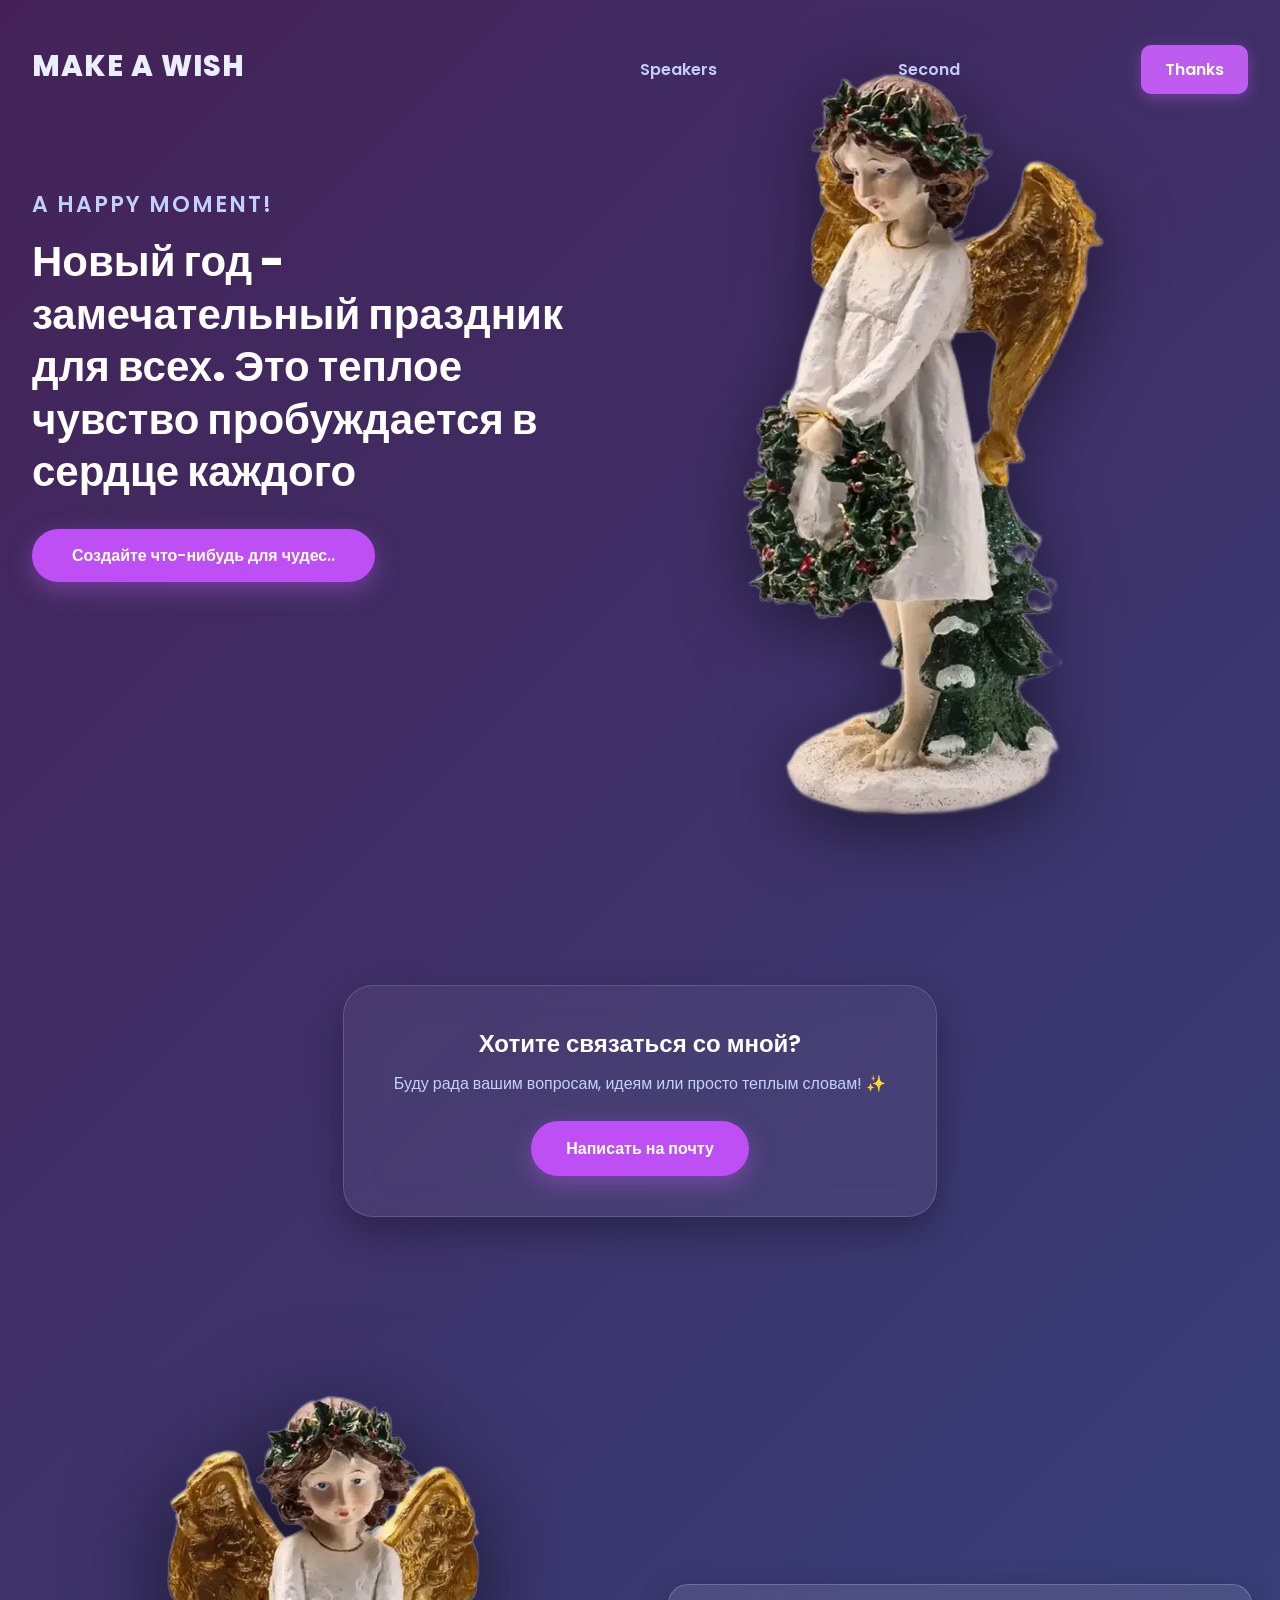
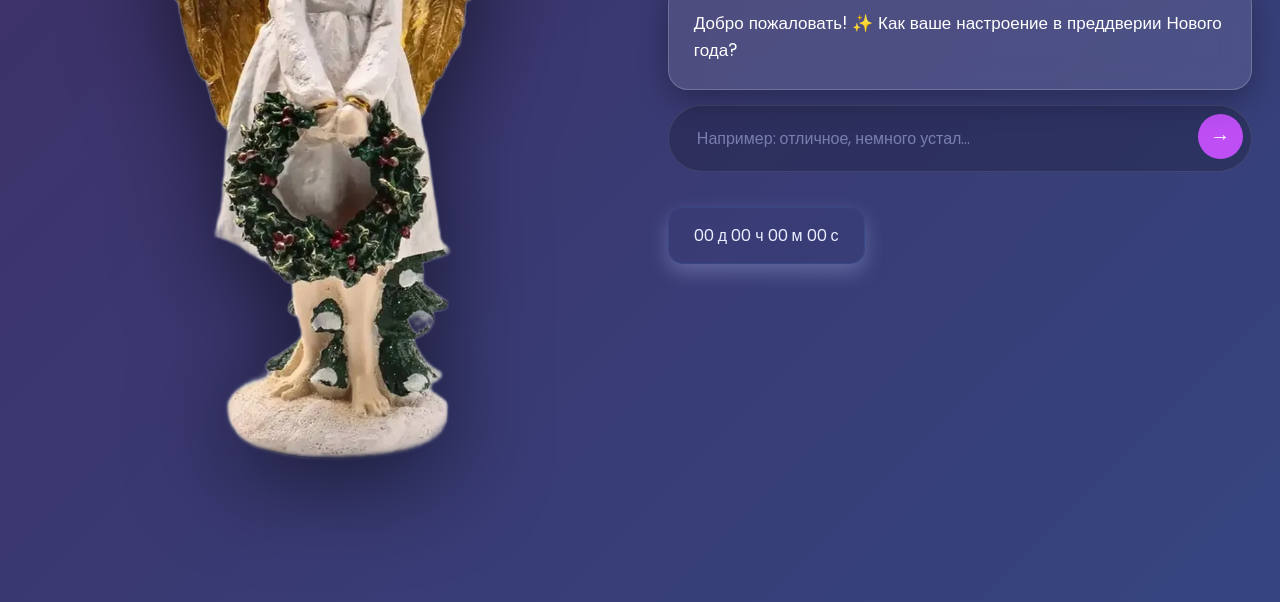
<file: index.html>
<!DOCTYPE html>
<html lang="en">

<head>
    <meta charset="UTF-8">
    <meta name="viewport" content="width=device-width, initial-scale=1.0">
    <title>Be Happyyy</title>
    <link rel="icon" type="image/png" href="favicon.png">
    <link rel="stylesheet" href="css/style.css">
</head>

<body>
    <div class="wrapper">
        <!-- ШАПКА -->
        <header class="container">
            <span class="logo">Make a wish</span>
            <nav class="nav" id="nav">
                <ul>
                    <li class="active"><a href="#dialog">Speakers</a></li>

                    <li class="active" id="startTimerBtn">
                        <a href="#newyear">Second</a>
                    </li>

                    <li class="btn">
                        <a href="#" class="tooltip">
                            Thanks
                            <span class="tooltip-text">Для вас старалась Вероника! Желаю волшебного Нового года!
                                ✨</span>
                        </a>
                    </li>
                </ul>
                <span class="underline"></span>
            </nav>
        </header>

        <!-- HERO (ВЕРХНИЙ БЛОК) -->
        <div class="hero container">
            <div class="hero--info">
                <h2>A happy moment!</h2>
                <h1>Новый год - замечательный праздник для всех. Это теплое чувство пробуждается в сердце каждого
                </h1>
                <a href="#dialog" class="btn" style="display: inline-block;">Создайте что-нибудь для чудес..</a>
            </div>
            <div class="hero-image">
                <img src="img/left.png" alt="Angel">
            </div>
        </div>
                         <!-- БЛОК С ПОЧТОЙ -->
                         <div class="contact-section container">
                             <div class="contact-box">
                                 <h3>Хотите связаться со мной?</h3>
                                 <p>Буду рада вашим вопросам, идеям или просто теплым словам! ✨</p>
                                 <a href="mailto:mfeechkova@gmail.com" class="contact-btn">Написать на почту</a>
                            </div>
                        </div>
        <!-- ДИАЛОГ (НИЖНИЙ БЛОК) -->
        <section class="container dialog-section" id="dialog">
            <div class="dialog-scene">
                <div class="girl-image">
                    <img src="img/orig.png" alt="Девушка">
                </div>

                <!-- Диалог справа -->
                <div class="dialogue-zone">
                    <!-- Облачко с текстом -->
                    <div class="speech-bubble" id="speechBubble">
                        <p id="botText">Добро пожаловать! ✨ Как ваше настроение в преддверии Нового года?</p>
                    </div>

                    <!-- Поле ввода -->
                    <div class="input-area" id="inputArea">
                        <input type="text" id="userInput" placeholder="Например: отличное, немного устал..."
                            autocomplete="off">
                        <button class="btn send-btn" id="sendBtn">→</button>
                    </div>
                    <div class="sec" id="newyear">
                        <span id="days">00</span> д
                        <span id="hours">00</span> ч
                        <span id="minutes">00</span> м
                        <span id="seconds">00</span> с
                    </div>
                    <!-- Сброс -->
                    <div class="restart-area" id="restartArea" style="display:none;">
                        <button class="btn restart-btn" id="restartBtn">Пройти заново</button>
                    </div>
                    <!--Снег-->
                    <div class="snowflakes" aria-hidden="true">
                        <div class="snowflake">❅</div>
                        <div class="snowflake">❆</div>
                        <div class="snowflake">❄</div>
                        <div class="snowflake">❅</div>
                        <div class="snowflake">❆</div>
                        <div class="snowflake">❄</div>
                        <div class="snowflake">❅</div>
                        <div class="snowflake">❆</div>
                        <div class="snowflake">❄</div>
                        <div class="snowflake">❅</div>
                        <div class="snowflake">❆</div>
                        <div class="snowflake">❄</div>
                        <div class="snowflake">❅</div>
                        <div class="snowflake">❆</div>
                        <div class="snowflake">❄</div>
                        <div class="snowflake">❅</div>
                        <div class="snowflake">❆</div>
                        <div class="snowflake">❄</div>
                        <div class="snowflake">❅</div>
                        <div class="snowflake">❆</div>
                        <div class="snowflake">❄</div>
                        <div class="snowflake">❅</div>
                        <div class="snowflake">❆</div>
                        <div class="snowflake">❄</div>
                        <div class="snowflake">❆</div>
                        <div class="snowflake">❄</div>
                        <div class="snowflake">❄</div>
                        <div class="snowflake">❆</div>
                        <div class="snowflake">❄</div>
                        <div class="snowflake">❆</div>
                        <div class="snowflake">❄</div>
                        <div class="snowflake">❆</div>
                        <div class="snowflake">❄</div>
                        <div class="snowflake">❆</div>
                        <div class="snowflake">❄</div>
                        <div class="snowflake">❆</div>
                        <div class="snowflake">❄</div>
                    </div>
                </div>

            </div>
        </section>

    </div>

    <script src="js/script.js"></script>
</body>

</html>
</file>
<file: css/style.css>
@import url('https://fonts.googleapis.com/css2?family=Poppins:wght@400;600;800&display=swap');

* {
    margin: 0;
    padding: 0;
    box-sizing: border-box;
}

html {
    scroll-behavior: smooth;
}

body {
    font-family: "Poppins", sans-serif;
    font-weight: 400;
    color: rgb(234, 238, 255);
    font-size: 16px;
    background: rgb(68, 34, 87);
}

a { text-decoration: none; }
img { max-width: 100%; display: block; }

.wrapper {
    background: linear-gradient(135deg, rgb(68, 34, 87) 0%, rgb(53, 69, 128) 100%);
    width: 100%;
    min-height: 100vh;
    overflow-x: hidden;
}
.container {
    width: min(1400px, 95%);
    margin-inline: auto;
}

/*ШАПКА*/
header {
    padding: 45px 0 20px;
    position: relative;
    z-index: 100;
}

header .logo {
    text-transform: uppercase;
    font-size: 29px;
    font-weight: 800;
    letter-spacing: 1px;
}

header nav {
    float: right;
    width: 50%;
    position: relative;
}

header nav ul {
    list-style-type: none;
    display: flex;
    justify-content: space-between;
    align-items: center;
}

header nav ul li a {
    color: rgb(194, 205, 255);
    transition: color 0.3s;
    font-weight: 600;
}

header nav ul li a:hover { color: #fff; }

header nav ul li.btn a {
    background: rgb(189, 92, 238);
    color: white;
    padding: 12px 24px;
    border-radius: 10px;
    font-weight: 600;
    transition: all 400ms ease;
    box-shadow: 0 4px 15px rgba(189, 92, 238, 0.4);
}

header nav ul li.btn a:hover {
    background: rgb(189, 79, 245);
}

/*HERO*/
.hero {
    display: flex;
    justify-content: space-between;
    align-items: stretch; 
    padding: 0 0 50px;
    gap: 20px;
}

.hero--info {
    width: 45%;
    position: relative;
    z-index: 10;
    padding-top: 80px; 
}

.hero--info h2 {
    color: #c3d0ff;
    font-size: 22px;
    font-weight: 600;
    text-transform: uppercase;
    letter-spacing: 2px;
    margin-bottom: 15px;
}

.hero--info h1 {
    color: #ffffff;
    font-size: 42px;
    font-weight: 800;
    line-height: 1.25;
    margin-bottom: 30px;
}

.hero--info .btn {
    background: rgb(189, 79, 245);
    color: #fff;
    border-radius: 60px;
    padding: 14px 40px;
    transition: all 300ms ease;
    font-size: 16px;
    font-weight: 600;
    box-shadow: 0 8px 25px rgba(189, 92, 238, 0.4);
}

.hero--info .btn:hover {
    transform: translateY(-3px);
    background: rgb(189, 92, 238);
}

/* Картинка справа*/
.hero-image {
    width: 55%;
    display: flex;
    justify-content: flex-end;
    align-items: flex-start; /*Прижимаем саму картинку к самому верху*/
}

.hero-image img {
    max-width: 730px; /* Оптимальный размер */
    width: 100%;
    height: auto;
    filter: drop-shadow(0 15px 35px rgba(0, 0, 0, 0.5));
    animation: floatHero 8s ease-in-out infinite;
    will-change: transform;
    margin-top: -110px;
    pointer-events: none; /*Не тапайся, женщина*/
}

@keyframes floatHero {
    0%, 100% { transform: translateY(0); }
    50% { transform: translateY(-10px); }
}

/*ДИАЛОГ*/
.dialog-section {
    padding: 50px 0 80px;
    position: relative;
    z-index: 10;
}

.dialog-scene {
    display: flex;
    align-items: center;
    justify-content: space-between;
    gap: 40px;
}

.girl-image {
    flex: 0 0 49%;
    animation: floatGirl 6s ease-in-out infinite;
}

.girl-image img {
    width: 100%;
    max-width: 777px;
    filter: drop-shadow(0 20px 50px rgba(0, 0, 0, 0.6));
}

@keyframes floatGirl {
    0%, 100% { transform: translateY(0); }
    50% { transform: translateY(-15px); }
}

.dialogue-zone {
    flex: 0 0 48%;
    display: flex;
    flex-direction: column;
    gap: 15px;
    position: relative;
}
/*Секундомер*/
#timer {
    scroll-margin-top: 100px; 
}
.sec {
    margin-top: 20px;
    align-self: flex-start;
    border: 1px solid rgba(56, 124, 201, 0.171);
    border-radius: 15px;
    padding: 15px 25px;
    display: inline-block; 
    width: fit-content;
    box-shadow: 0 8px 20px rgba(194, 205, 255, 0.3);
    cursor: pointer; 
    transition: box-shadow 0.3s ease;
}
.sec:hover {
    box-shadow: 0 8px 25px rgba(189, 92, 238, 0.6); /* Подсветится при наведении */
}
.speech-bubble {
    position: relative;
    background: rgba(255, 255, 255, 0.1);
    backdrop-filter: blur(15px);
    border: 1px solid rgba(255, 255, 255, 0.2);
    border-radius: 20px;
    padding: 25px;
    box-shadow: 0 10px 30px rgba(0, 0, 0, 0.3);
    min-height: 100px;
    display: flex;
    align-items: center;
    transition: all 0.3s ease;
}

.speech-bubble {
    background: rgba(255, 255, 255, 0.1);
    backdrop-filter: blur(15px);
    border: 1px solid rgba(255, 255, 255, 0.2);
}

.speech-bubble p {
    font-size: 17px;
    line-height: 1.6;
    color: #fff;
    margin: 0;
}

.input-area {
    display: flex;
    gap: 10px;
    background: rgba(0, 0, 0, 0.2);
    padding: 8px;
    border-radius: 60px;
    border: 1px solid rgba(255, 255, 255, 0.1);
    animation: fadeIn 0.3s ease;
}

#userInput {
    flex: 1;
    padding: 12px 20px;
    border-radius: 60px;
    border: none;
    background: transparent;
    color: #fff;
    font-family: inherit;
    font-size: 16px;
    outline: none;
}
#userInput:focus-visible {
    outline: 2px solid rgb(189, 92, 238);
}
#userInput::placeholder { color: rgba(194, 205, 255, 0.5); }

.send-btn {
    background: rgb(189, 79, 245);
    color: #fff;
    border-radius: 50%;
    width: 45px;
    height: 45px;
    border: none;
    display: flex;
    justify-content: center;
    align-items: center;
    font-size: 20px;
    cursor: pointer;
    transition: all 0.3s ease;
    flex-shrink: 0;
}

.send-btn:hover {
    background: rgb(189, 92, 238);
    transform: scale(1.1);
}

@keyframes fadeIn {
    from { opacity: 0; transform: translateY(-10px); }
    to { opacity: 1; transform: translateY(0); }
}

.result-box h3 {
    font-size: 19px;
    color: rgb(189, 92, 238);
    margin-bottom: 10px;
}

.again-btn {
    background: rgb(189, 79, 245);
    color: #fff;
    border: none;
    border-radius: 30px;
    padding: 10px 25px;
    font-size: 15px;
    cursor: pointer;
    margin-top: 15px;
    transition: 0.3s;
}

.again-btn:hover { background: rgb(189, 92, 238); }

.restart-area {
    text-align: center;
    margin-top: 5px;
}

.restart-btn {
    background: transparent;
    color: rgb(194, 205, 255);
    border: 1px solid rgba(194, 205, 255, 0.3);
    border-radius: 60px;
    padding: 10px 30px;
    cursor: pointer;
    transition: all 0.3s ease;
}

.restart-btn:hover {
    background: rgba(189, 92, 238, 0.2);
    border-color: rgb(189, 92, 238);
}


.tooltip {
    position: relative;
    display: inline-block;
}

.tooltip .tooltip-text {
    visibility: hidden;
    width: 220px;
    background: rgba(255, 255, 255, 0.1); 
    backdrop-filter: blur(15px);
    color: #fff;
    text-align: center;
    border: 1px solid rgba(255, 255, 255, 0.2);
    border-radius: 15px;
    padding: 12px;
    font-size: 14px;
    font-weight: 400;
    position: absolute;
    z-index: 1000;
    top: 150%; 
    left: 50%;
    transform: translateX(-50%);
    
    /* Анимация плавного появления */
    opacity: 0;
    transition: opacity 0.3s ease, transform 0.3s ease;
}

/* Маленькая стрелочка вверх */
.tooltip .tooltip-text::after {
    content: "";
    position: absolute;
    bottom: 100%;
    left: 50%;
    margin-left: -5px;
    border-width: 5px;
    border-style: solid;
    border-color: transparent transparent rgba(255, 255, 255, 0.2) transparent;
}

.tooltip:hover .tooltip-text {
    visibility: visible;
    opacity: 1;
    transform: translateX(-50%) translateY(5px); /* Чуть-чуть съезжает вниз*/
}
/*БЛОК С ПОЧТОЙ*/
.contact-section {
    display: flex;
    justify-content: center;
    padding: 60px 0;
    position: relative;
    z-index: 10;
}
.contact-box {
    background: rgba(255, 255, 255, 0.05);
    backdrop-filter: blur(15px);
    border: 1px solid rgba(255, 255, 255, 0.15);
    border-radius: 30px;
    padding: 40px 50px;
    text-align: center;
    box-shadow: 0 15px 35px rgba(0, 0, 0, 0.3);
    max-width: 600px;
    transition: transform 0.4s ease, box-shadow 0.4s ease;
}
.contact-box:hover {
    transform: translateY(-5px);
    box-shadow: 0 20px 40px rgba(189, 92, 238, 0.3); /* Фиолетовое свечение */
}
.contact-box h3 {
    font-size: 24px;
    font-weight: 600;
    color: #fff;
    margin-bottom: 10px;
}
.contact-box p {
    font-size: 16px;
    color: #c3d0ff;
    margin-bottom: 25px;
}
.contact-btn {
    display: inline-block;
    background: rgb(189, 79, 245);
    color: #fff;
    text-decoration: none;
    padding: 15px 35px;
    border-radius: 60px;
    font-size: 16px;
    font-weight: 600;
    transition: all 300ms ease;
    box-shadow: 0 8px 25px rgba(189, 92, 238, 0.4);
}
.contact-btn:hover {
    background: rgb(189, 92, 238);
    transform: scale(1.05) translateY(-2px);
    box-shadow: 0 12px 30px rgba(189, 92, 238, 0.6);
}
/*МОБИЛЬНАЯ ВЕРСИЯ*/
@media (max-width: 1024px) {
    .hero {
        flex-direction: column;
        text-align: center;
        padding: 20px 0 40px;
    }
    .hero--info {
        width: 100%;
        padding-top: 20px;
    }
    .hero-image { 
        width: 100%;
        justify-content: center; 
        margin-top: 30px; 
    }
    .hero-image img { max-width: 500px; }
    .hero--info h1 { font-size: 32px; }
    
    .dialog-scene { flex-direction: column; text-align: center; }
    .girl-image { flex: 1; max-width: 350px; }
    .dialogue-zone { flex: 1; width: 100%; }
    .speech-bubble::before {
        left: 50%; top: -14px; transform: translateX(-50%);
        border-width: 0 14px 14px 14px;
        border-color: transparent transparent rgba(255, 255, 255, 0.15) transparent;
    }
}
.snowflakes { /*контейнер снежинок*/
    position: fixed;
    top: 0;
    left: 0;
    width: 100%;
    height: 100%;
    pointer-events: none;
    z-index: 9999;
    overflow: hidden;
}
.snowflake { /*Сами мнежинки*/
    position: absolute;
    top: -50px;
    text-shadow: 0 0 5px rgba(255, 255, 0.8);
    animation: fall linear infinite;
    opacity: 0.8;
}
@keyframes fall {
    0% { transform: translateY(0) rotate(0deg); }
    100% { transform: translateY(105vh) rotate(360deg); }
}
.snowflake:nth-child(1) { left: 10%; font-size: 20px; animation-duration: 8s; animation-delay: 0s; }
.snowflake:nth-child(2) { left: 25%; font-size: 12px; animation-duration: 13s; animation-delay: 2s; }
.snowflake:nth-child(3) { left: 50%; font-size: 25px; animation-duration: 10s; animation-delay: 4s; }
.snowflake:nth-child(4) { left: 55%; font-size: 15px; animation-duration: 15s; animation-delay: 1s; }
.snowflake:nth-child(5) { left: 75%; font-size: 18px; animation-duration: 9s; animation-delay: 5s; }
.snowflake:nth-child(6) { left: 85%; font-size: 23px; animation-duration: 11s; animation-delay: 3s; }
.snowflake:nth-child(7) { left: 95%; font-size: 14px; animation-duration: 14s; animation-delay: 0s; }
.snowflake:nth-child(8) { left: 5%; font-size: 16px; animation-duration: 13s; animation-delay: 6s; }
.snowflake:nth-child(9) { left: 30%; font-size: 27px; animation-duration: 7s; animation-delay: 2s; }
.snowflake:nth-child(10) { left: 60%; font-size: 10px; animation-duration: 16s; animation-delay: 3s; }
.snowflake:nth-child(11) { left: 35%; font-size: 21px; animation-duration: 14s; animation-delay: 4s; }
.snowflake:nth-child(12) { left: 40%; font-size: 17px; animation-duration: 4s; animation-delay: 2s; }
.snowflake:nth-child(13) { left: 80%; font-size: 23px; animation-duration: 10s; animation-delay: 2s; }
.snowflake:nth-child(14) { left: 55%; font-size: 15px; animation-duration: 12s; animation-delay: 1s; }
.snowflake:nth-child(15) { left: 70%; font-size: 18px; animation-duration: 9s; animation-delay: 5s; }
.snowflake:nth-child(16) { left: 85%; font-size: 22px; animation-duration: 11s; animation-delay: 3s; }
.snowflake:nth-child(17) { left: 95%; font-size: 14px; animation-duration: 15s; animation-delay: 0s; }
.snowflake:nth-child(18) { left: 15%; font-size: 16px; animation-duration: 13s; animation-delay: 6s; }
.snowflake:nth-child(19) { left: 30%; font-size: 26px; animation-duration: 7s; animation-delay: 2s; }
.snowflake:nth-child(20) { left: 60%; font-size: 11px; animation-duration: 16s; animation-delay: 3s; }
.snowflake:nth-child(21) { left: 20%; font-size: 17px; animation-duration: 8s; animation-delay: 0s; }
.snowflake:nth-child(22) { left: 25%; font-size: 12px; animation-duration: 12s; animation-delay: 2s; }
.snowflake:nth-child(23) { left: 45%; font-size: 24px; animation-duration: 10s; animation-delay: 4s; }
.snowflake:nth-child(24) { left: 65%; font-size: 13px; animation-duration: 15s; animation-delay: 1s; }
.snowflake:nth-child(25) { left: 70%; font-size: 19px; animation-duration: 9s; animation-delay: 5s; }
.snowflake:nth-child(26) { left: 360%; font-size: 18px; animation-duration: 17s; animation-delay: 5s; }
.snowflake:nth-child(27) { left: 65%; font-size: 22px; animation-duration: 12s; animation-delay: 3s; }
.snowflake:nth-child(28) { left: 15%; font-size: 14px; animation-duration: 15s; animation-delay: 1s; }
.snowflake:nth-child(29) { left: 25%; font-size: 21px; animation-duration: 13s; animation-delay: 6s; }
.snowflake:nth-child(30) { left: 35%; font-size: 23px; animation-duration: 16s; animation-delay: 2s; }
.snowflake:nth-child(31) { left: 40%; font-size: 18px; animation-duration: 16s; animation-delay: 3s; }
.snowflake:nth-child(32) { left: 50%; font-size: 20px; animation-duration: 18s; animation-delay: 3s; }
.snowflake:nth-child(33) { left: 65%; font-size: 19px; animation-duration: 17s; animation-delay: 4s; }
.snowflake:nth-child(34) { left: 75%; font-size: 26px; animation-duration: 19s; animation-delay: 6s; }
.snowflake:nth-child(35) { left: 85%; font-size: 23px; animation-duration: 14s; animation-delay: 5s; }
.snowflake:nth-child(36) { left: 90%; font-size: 27px; animation-duration: 13s; animation-delay: 7s; }
</file>
